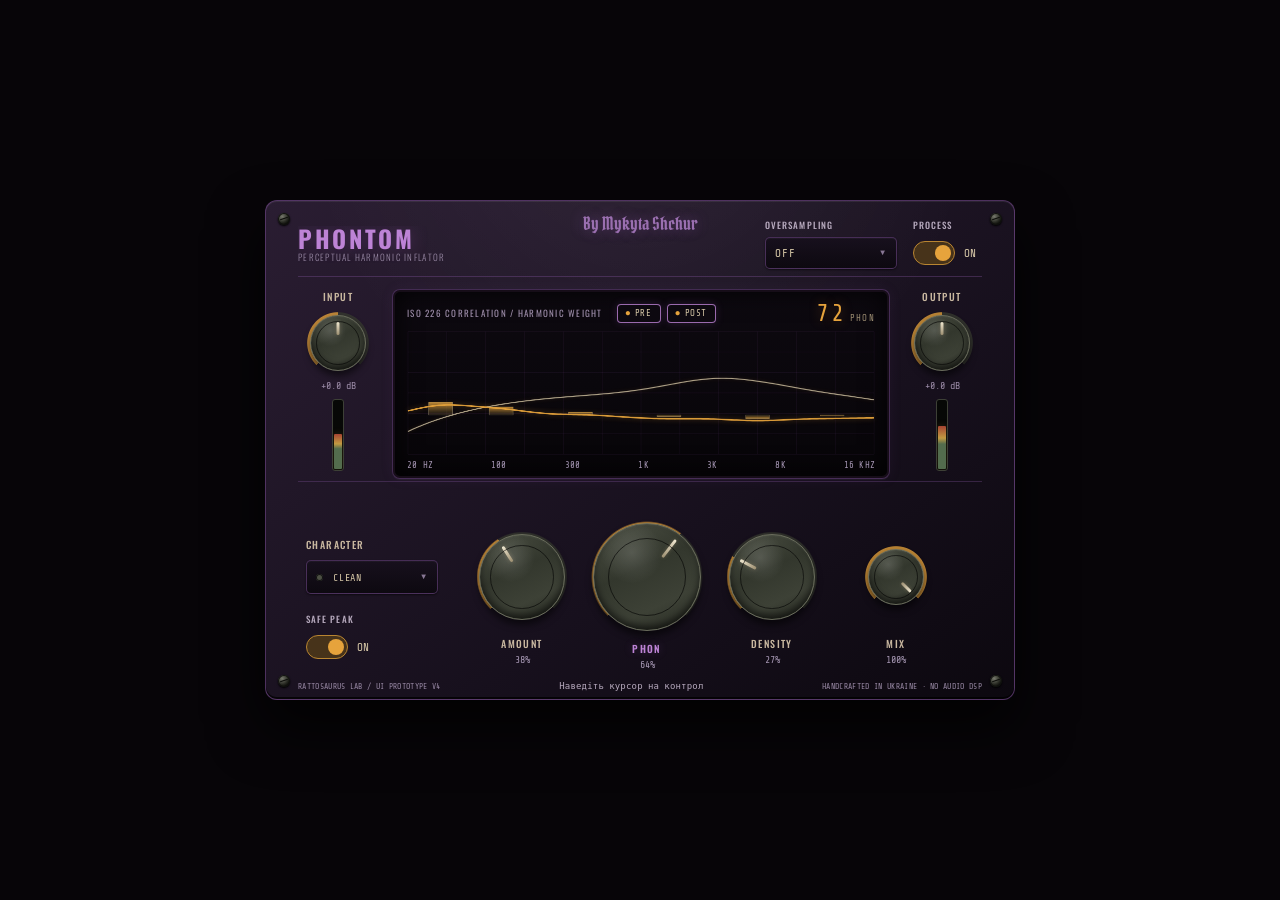
<file: docs/index.html>
<!DOCTYPE html>
<html lang="uk">
<head>
<meta charset="utf-8" />
<meta name="viewport" content="width=device-width, initial-scale=1" />
<title>PHONTOM — Perceptual Harmonic Inflator UI Prototype v4</title>
<!-- Fonts are bundled in fonts/ (Oswald, Pirata One, Share Tech Mono) so the design never falls back offline. -->
<link rel="stylesheet" href="fonts/fonts.css">
<style>
 :root {
 --bg: #0a070c;
 --face: #1b1222;
 --panel: #241830;
 --panel2: #3a2a44;
 --edge: #7c4f96;
 --edge-dark: #09060b;
 --ivory: #d8c9a8;
 --muted: #9a8aa6;
 --purple: #b06fd0;
 --purple2: #bd83d6;
 --brass: #a9864e;
 --brass2: #d8c79e;
 --amber: #e6a33c;
 --red: #b8242a;
 --green: #71856a;
 }

 * { box-sizing: border-box; user-select: none; }
 html, body {
 height: 100%; margin: 0; background: #070508; color: var(--ivory);
 font-family: 'Oswald', 'Arial Narrow', Arial, sans-serif;
 }
 body { display: grid; place-items: center; overflow: hidden; }

 .shell {
 width:750px; height:500px; position:relative; overflow:hidden;
 transform:scale(var(--ui-scale, 1)); transform-origin:center center;
 border: 1px solid rgba(124,79,150,.58);
 border-radius: 12px;
 background:
 radial-gradient(circle at 50% -20%, rgba(255,255,255,.06), transparent 48%),
 linear-gradient(145deg, #2a1d32, #17101d 62%, #0c080f);
 box-shadow:
 0 26px 55px rgba(0,0,0,.72),
 inset 0 1px 0 rgba(255,255,255,.07),
 inset 0 -2px 0 rgba(0,0,0,.75);
 }
 .shell::before {
 content: ""; position: absolute; inset: 0; pointer-events: none; opacity: .12;
 background-image: repeating-linear-gradient(90deg, rgba(189,131,214,.035) 0 1px, transparent 1px 4px);
 mix-blend-mode: overlay;
 }

 .screw { position:absolute; width:12px; height:12px; border-radius:50%;
 background: radial-gradient(circle at 35% 30%, #77796d, #24261f 52%, #080907 74%);
 box-shadow: inset 0 0 0 1px #10110e, 0 1px 2px #000;
 }
 .screw::after { content:""; position:absolute; left:2px; right:2px; top:5px; height:1px; background:#0b0c09; transform:rotate(-18deg); }
 .s1{left:12px;top:12px}.s2{right:12px;top:12px}.s3{left:12px;bottom:12px}.s4{right:12px;bottom:12px}

 .topbar {
 position:absolute; left:32px; right:48px; top:16px; height:54px;
 display:grid; grid-template-columns:minmax(0,1fr) auto; align-items:center; column-gap:24px;
 border-bottom:1px solid rgba(124,79,150,.38);
 }
 .top-actions { display:flex; align-items:center; gap:10px; }
 /* Header modules: OVERSAMPLING and PROCESS share one box, caption style and 28px control row. */
 .top-actions .module { width:124px; height:48px; box-sizing:border-box; padding:5px 8px; display:flex; flex-direction:column; align-items:stretch; gap:2px;
 border:1px solid rgba(124,79,150,.42); border-radius:6px;
 background:linear-gradient(180deg,rgba(36,24,48,.88),rgba(12,8,15,.92));
 box-shadow:inset 0 1px 0 rgba(255,255,255,.035),0 2px 7px rgba(0,0,0,.32); }
 .module-caption { font-family:'Oswald',sans-serif; font-weight:500; font-size:8px; line-height:10px; letter-spacing:.18em; color:#a99ab3; text-transform:uppercase; white-space:nowrap; }
 .top-actions .process-top { display:flex; flex-direction:column; }
 .top-actions .process-top .bypass-button { align-self:flex-end; flex:0 0 24px; margin:0; width:24px; height:24px; }
 .top-actions .oversampling .popup-select { margin-top:0; }
 .top-actions .oversampling .select-trigger { height:24px; }
 .top-actions .oversampling .select-menu { top:calc(100% + 7px); bottom:auto; }
 .brand { min-width:0; display:flex; align-items:baseline; gap:12px; overflow:hidden; }
 .brand .signature { flex:0 0 auto; padding:0; font-size:15px; color:#a47fbb; text-shadow:0 0 12px rgba(176,111,208,.3); }
 .brand .name { font-family:'Oswald',sans-serif; letter-spacing:.14em; font-size:26px; font-weight:700; color:var(--purple2); text-shadow:0 0 18px rgba(176,111,208,.28); }
 .brand .tag { min-width:0; overflow:hidden; white-space:nowrap; text-overflow:ellipsis; font-family:'Oswald',sans-serif; font-weight:300; font-size:9px; letter-spacing:.28em; color:#9a8aa6; text-transform:uppercase; }
 .serial { font-family:'Share Tech Mono',monospace; font-size:8px; color:#7a6a86; letter-spacing:.08em; white-space:nowrap; }

 .io { position:absolute; top:86px; width:96px; text-align:center; }
 .io.input{left:24px}.io.output{right:24px}

 .label { font-family:'Oswald',sans-serif; font-weight:500; font-size:10px; letter-spacing:.22em; color:#c9b8a0; text-transform:uppercase; margin-bottom:6px; }
 .subvalue { margin-top:4px; font-family:'Share Tech Mono',monospace; font-size:10px; color:#9a8aa6; }

 .display-wrap {
 position:absolute; left:126px; top:78px; width:498px; height:190px;
 border-radius:8px;
 background: linear-gradient(#0d0910, #070508);
 border:1px solid rgba(124,79,150,.52);
 box-shadow: inset 0 0 0 2px #160d18, inset 0 0 28px rgba(0,0,0,.92), 0 1px 0 rgba(255,255,255,.04), 0 0 14px rgba(124,79,150,.08);
 overflow:hidden;
 }
 .display-head { position:absolute; left:14px; right:14px; top:10px; height:26px; display:flex; justify-content:space-between; align-items:center; z-index:2; }
 .display-title { font-family:'Oswald',sans-serif; font-weight:400; font-size:9px; letter-spacing:.22em; color:#9a8aa6; }
 .phon-readout { font-family:'Share Tech Mono',monospace; color:var(--amber); letter-spacing:.08em; }
 .spectrum-toggles { display:flex; gap:6px; margin:0 auto 0 14px; }
 .spec-toggle { font-family:'Share Tech Mono',monospace; font-size:9px; letter-spacing:.1em; line-height:1; padding:4px 8px; border-radius:4px; cursor:pointer;
 border:1px solid rgba(124,79,150,.5); background:#0d0910; color:#7a6a86; }
 .spec-toggle.on { color:var(--ivory); border-color:rgba(189,131,214,.8); box-shadow:0 0 8px rgba(176,111,208,.18); }
 .spec-toggle:focus-visible { outline:2px solid rgba(189,131,214,.55); outline-offset:1px; }
 .phon-readout strong{font-size:24px; font-weight:500; text-shadow:0 0 12px rgba(225,139,39,.35)}
 .phon-readout span{font-size:9px; color:#9a8b70; margin-left:5px}
 #scope { position:absolute; inset:0; width:100%; height:100%; }
 .display-footer { position:absolute; left:14px; right:14px; bottom:8px; display:flex; justify-content:space-between; z-index:2; color:#8f7f9c; font-family:'Share Tech Mono',monospace; font-size:8px; letter-spacing:.08em; }

 .meter { position:absolute; top:192px; width:9px; height:54px; border:1px solid #3d4036; background:#070806; border-radius:3px; overflow:hidden; }
 .meter.input{left:92px}.meter.output{right:92px}
 .meter-fill{position:absolute; left:1px; right:1px; bottom:1px; height:35%; border-radius:1px; background:linear-gradient(to top,#536c4d 0 58%,#c29a42 72%,#a64432 100%); box-shadow:0 0 7px rgba(183,144,53,.24)}

 .bottom-panel {
 position:absolute; left:26px; right:26px; bottom:26px; height:192px;
 border-top:1px solid rgba(124,79,150,.34);
 display:flex; align-items:flex-end; justify-content:center;
 }

 .knob-unit { position:absolute; text-align:center; }
 /* All four units share one 118px knob slot, so knob centres and labels sit on the same lines. */
 .amount{left:176px; top:7px}.phon{left:290px; top:7px}.density{left:426px; top:7px}
 .mix{left:565px; top:7px}
 .knob-unit .knob.large { margin:11px auto; }
 .knob-unit .knob.hero  { margin:0 auto; }
 .knob-unit .knob.small { margin:26px auto; }

 .knob {
 --angle:-135deg;
 width:96px; height:96px; position:relative; margin:auto; cursor:ns-resize;
 border-radius:50%; touch-action:none; outline:none;
 }
 .knob:hover { filter:brightness(1.08); }
 .knob:focus-visible { box-shadow:0 0 0 2px rgba(189,131,214,.48), 0 0 16px rgba(176,111,208,.18); }
 .knob.dragging { filter:brightness(1.15); }
 .knob.large{width:96px;height:96px}.knob.hero{width:118px;height:118px}.knob.small{width:66px;height:66px}
 .knob-face {
 position:absolute; inset:5px; border-radius:50%;
 /* Static surface: lighting never rotates. Only .knob-pointer turns with the value. */
 background:
 radial-gradient(circle at 36% 27%, rgba(255,255,255,.14), transparent 30%),
 linear-gradient(155deg,#4b4f43 0%,#33372d 42%,#3d4136 72%,#272a22 100%);
 border:1px solid #6a6d5c;
 box-shadow:0 5px 7px rgba(0,0,0,.55), inset 0 1px 2px rgba(255,255,255,.07), inset 0 -4px 7px rgba(0,0,0,.6);
 }
 .knob-pointer {
 position:absolute; inset:0; pointer-events:none;
 transform:rotate(var(--angle));
 }
 .knob-pointer::before {
 content:""; position:absolute; left:50%; top:12px; width:3px; height:19%; transform:translateX(-50%);
 background:linear-gradient(#efe7d0,#9c8e70); border-radius:2px; box-shadow:0 0 4px rgba(255,225,167,.22);
 }
 .knob::before {
 content:""; position:absolute; inset:0; border-radius:50%;
 background:conic-gradient(from -135deg, var(--amber) 0deg, var(--amber) var(--arc,0deg), #36392f var(--arc,0deg), #36392f 270deg, transparent 270deg);
 -webkit-mask:radial-gradient(circle,transparent 57%,#000 59%,#000 65%,transparent 67%);
 mask:radial-gradient(circle,transparent 57%,#000 59%,#000 65%,transparent 67%);
 opacity:.78;
 }
 .knob::after {
 content:""; position:absolute; inset:17%; border-radius:50%; border:1px solid rgba(0,0,0,.6); pointer-events:none;
 }
 .knob-label{margin-top:5px; font-family:'Oswald',sans-serif; font-weight:500; font-size:10px; letter-spacing:.20em; color:#c9b8a0}
 .knob-value{font-family:'Share Tech Mono',monospace;font-size:9px;color:#9a8aa6;margin-top:3px}
 .hero-label{color:var(--purple2); font-weight:600; text-shadow:0 0 10px rgba(176,111,208,.24)}

 .character {
 position:absolute; left:8px; top:55px; width:132px; z-index:20;
 }

 .popup-select { position:relative; margin-top:8px; }
 .select-trigger {
 width:100%; height:34px; display:grid; grid-template-columns:10px 1fr 14px; align-items:center; gap:7px;
 padding:0 9px; border:1px solid rgba(124,79,150,.52); border-radius:5px;
 background:linear-gradient(#17101d,#0d0910); color:var(--ivory); cursor:pointer;
 box-shadow:inset 0 1px 0 rgba(255,255,255,.035), 0 1px 2px rgba(0,0,0,.55);
 font-family:'Share Tech Mono',monospace; font-size:10px; letter-spacing:.08em; text-align:left;
 }
 .select-trigger:hover,.select-trigger:focus-visible { border-color:rgba(189,131,214,.90); outline:none; }
 .popup-select.open .select-trigger { border-color:var(--brass2); box-shadow:0 0 12px rgba(216,199,158,.12), inset 0 1px 0 rgba(255,255,255,.05); }
 .select-led { width:7px; height:7px; border-radius:50%; background:#4d5044; box-shadow:inset 0 0 0 1px #111; }
 .popup-select.open .select-led { background:var(--amber); box-shadow:0 0 8px rgba(230,163,60,.65); }
 .select-value { overflow:hidden; white-space:nowrap; text-overflow:ellipsis; }
 .select-chevron { color:#887795; font-size:12px; text-align:right; transform:translateY(-1px); }
 .popup-select.open .select-chevron { transform:rotate(180deg) translateY(1px); }

 .select-menu {
 position:absolute; left:0; bottom:calc(100% + 7px); min-width:190px; display:none; z-index:90;
 padding:5px; border:1px solid rgba(189,131,214,.62); border-radius:7px;
 background:linear-gradient(155deg,#241830,#110b16 68%); box-shadow:0 16px 34px rgba(0,0,0,.72), inset 0 1px 0 rgba(255,255,255,.05);
 }
 .oversampling .select-menu { left:auto; right:0; min-width:180px; }
 .popup-select.open .select-menu { display:block; animation:menuIn .12s ease-out; }
 @keyframes menuIn { from { opacity:0; transform:translateY(5px) scale(.985); } to { opacity:1; transform:none; } }
 .select-option {
 width:100%; min-height:39px; display:grid; grid-template-columns:58px 1fr; align-items:center; gap:9px;
 padding:6px 8px; border:0; border-radius:4px; background:transparent; color:#94849f; cursor:pointer; text-align:left;
 font-family:'Oswald',sans-serif;
 }
 .select-option:hover,.select-option:focus-visible { background:rgba(176,111,208,.11); color:var(--ivory); outline:none; }
 .select-option.active { background:linear-gradient(90deg,rgba(169,134,78,.28),rgba(169,134,78,.04)); color:var(--brass2); }
 .select-option b { font-family:'Share Tech Mono',monospace; font-size:10px; font-weight:400; letter-spacing:.08em; }
 .select-option span { font-size:8px; font-weight:300; letter-spacing:.08em; line-height:1.25; color:#7e6e89; }
 .select-option.active span { color:#ab9678; }

 .switch-unit { position:absolute; left:8px; top:132px; width:118px; display:flex; align-items:center; justify-content:space-between; }
 .toggle { width:44px; height:22px; position:relative; border-radius:12px; border:1px solid #4a4d42; background:#0d0910; cursor:pointer; box-shadow:inset 0 2px 5px rgba(0,0,0,.7); }
 .toggle::after { content:""; position:absolute; width:16px; height:16px; top:2px; left:3px; border-radius:50%; background:linear-gradient(#7a7d6d,#34372e); transition:.16s; box-shadow:0 1px 3px #000; }
 .toggle.on{border-color:#765c39;background:#21180f}.toggle.on::after{left:23px;background:linear-gradient(#e0b15d,#9a692f);box-shadow:0 0 8px rgba(225,139,39,.45)}

 .bypass { position:absolute; right:8px; top:53px; width:118px; text-align:center; }
 .bypass-button { margin:7px auto 0; width:48px;height:48px;border-radius:50%;cursor:pointer;
 border:1px solid #4e5145;background:radial-gradient(circle,#20231d,#0d0f0c 67%);box-shadow:inset 0 0 0 4px #141611,0 2px 4px #000;
 position:relative;
 }
 .bypass-button::before{content:"";position:absolute;left:21px;top:9px;width:4px;height:16px;border-radius:2px;background:#696c5f}
 .bypass-button::after{content:"";position:absolute;left:13px;top:14px;width:20px;height:20px;border:3px solid #696c5f;border-top-color:transparent;border-radius:50%}
 .bypass-button.on{border-color:#956f3c;box-shadow:inset 0 0 0 4px #171510,0 0 14px rgba(226,139,39,.18)}
 .bypass-button.on::before,.bypass-button.on::after{background:var(--amber);border-color:var(--amber);border-top-color:transparent;filter:drop-shadow(0 0 4px rgba(225,139,39,.5))}

 .process-top { width:112px; height:38px; display:grid; grid-template-columns:1fr 30px; align-items:center; gap:8px;
 padding:0 5px 0 11px; border:1px solid rgba(124,79,150,.42); border-radius:6px;
 background:linear-gradient(180deg,rgba(36,24,48,.88),rgba(12,8,15,.92));
 box-shadow:inset 0 1px 0 rgba(255,255,255,.035),0 2px 7px rgba(0,0,0,.32);
 }
 .process-top .process-caption {
 min-width:0; font-family:'Oswald',sans-serif; font-weight:500; font-size:8px;
 letter-spacing:.16em; color:#a99ab3; text-align:left; white-space:nowrap;
 }
 .process-top .bypass-button { margin:0; width:28px; height:28px; justify-self:end; }
 .process-top .bypass-button::before { left:12px; top:5px; width:3px; height:10px; }
 .process-top .bypass-button::after { left:6px; top:6px; width:12px; height:12px; border-width:2px; }

 .footerbar { position:absolute; left:31px; right:31px; bottom:3px; height:20px; display:grid; grid-template-columns:1fr auto 1fr; align-items:center; }
 .footer-left,.footer-right { font-family:'Share Tech Mono',monospace; font-size:8px; letter-spacing:.10em; color:#8a7a98; }
 .footer-right { text-align:right; }
 .signature { font-family:'Pirata One',serif; font-size:18px; line-height:1; color:#9a6fb0; text-shadow:0 0 14px rgba(176,111,208,.34); white-space:nowrap; padding:0 16px; }

 .tooltip { position:fixed; pointer-events:none; z-index:99; padding:6px 8px; background:#090a08; border:1px solid #4d5044; border-radius:4px; color:#bdb9a8; font-size:10px; opacity:0; transform:translateY(4px); transition:.1s; max-width:220px; }
 .tooltip.show{opacity:1;transform:translateY(0)}
 /* ── Typography and state refinements ─────────────────────────────────── */
 .brand .tag { font-size:9px; letter-spacing:.14em; }
 .label, .knob-label { letter-spacing:.14em; }
 .module-caption { font-size:9px; line-height:11px; letter-spacing:.12em; }
 .display-title { letter-spacing:.14em; }
 .display-footer { font-size:9px; letter-spacing:.02em; color:#a293b0; }
 .select-option span { font-size:9px; letter-spacing:.02em; color:#9d8fab; }
 .footer-left, .footer-right { letter-spacing:.04em; color:#9a8aa6; }
 .knob-value { font-size:10px; color:#a596b2; }
 .toggle-text { font-family:'Oswald',sans-serif; font-weight:500; font-size:12px; letter-spacing:.14em; color:#c9b8a0; }
 .switch-unit { width:150px; }
 .spec-toggle { font-size:9px; letter-spacing:.06em; color:#8f7f9c; }
 .spec-toggle.on { color:var(--ivory); }
 .spec-toggle.on::before { content:"● "; font-size:7px; color:var(--amber); vertical-align:1px; }
 .spec-toggle:focus-visible { outline-offset:2px; }
 /* ── Compact controls: one component language for field, switch and state ── */
 .field { display:grid; gap:6px; align-content:start; min-width:0; }
 .field-label { font-family:'Oswald',sans-serif; font-weight:500; font-size:9px; line-height:11px; letter-spacing:.12em; text-transform:uppercase; color:#b6a9bd; white-space:nowrap; }
 .top-actions .field { width:120px; }
 .top-actions .oversampling .popup-select { margin-top:0; }
 .top-actions .oversampling .select-trigger { height:32px; grid-template-columns:1fr 14px; font-size:11px; }
 .top-actions .oversampling .select-menu { top:calc(100% + 7px); bottom:auto; }
 .switch-row { display:flex; align-items:center; gap:9px; height:32px; }
 .switch { position:relative; box-sizing:border-box; width:42px; height:24px; padding:0; flex:0 0 auto; border:1px solid #51405e; border-radius:999px; background:#120f17; cursor:pointer; }
 .switch-thumb { position:absolute; left:3px; top:3px; width:16px; height:16px; border-radius:50%; background:#93879b; transition:transform 100ms ease; }
 .switch.on { border-color:#b98531; background:#47331a; }
 .switch.on .switch-thumb { transform:translateX(18px); background:#e6a33c; }
 .state-value { min-width:3ch; font-family:'Share Tech Mono',monospace; font-size:11px; letter-spacing:.04em; color:#d8c9a8; }
 .switch-unit { width:120px; display:grid; gap:6px; align-content:start; }
 .io .meter.input, .io .meter.output { position:relative; left:auto; right:auto; top:auto; width:12px; height:72px; margin:8px auto 0; }
 .help-strip { min-width:0; overflow:hidden; white-space:nowrap; text-overflow:ellipsis; text-align:center; font-family:'Share Tech Mono',monospace; font-size:9px; letter-spacing:.02em; color:#b6a9bd; }
 .footerbar { grid-template-columns:auto minmax(0,1fr) auto; column-gap:12px; }
 .switch:focus-visible, .spec-toggle:focus-visible, .select-trigger:focus-visible, .select-option:focus-visible { outline:2px solid rgba(189,131,214,.7); outline-offset:3px; }
 /* ── Header grid: brand block on the left, two aligned control cells on the right ── */
 .topbar { top:12px; height:64px; }
 .brand { display:grid; justify-items:start; align-content:center; gap:2px; min-width:0; }
 .brand .name { font-size:24px; line-height:1; letter-spacing:.11em; }
 .brand .tag { line-height:1.2; }
 .brand .signature { font-size:14px; line-height:1.1; padding:0; color:#9a6fb0; text-shadow:0 0 14px rgba(176,111,208,.34); }
 .top-actions { display:grid; grid-template-columns:132px 112px; grid-template-rows:auto 32px; column-gap:16px; row-gap:6px; align-items:center; }
 .top-actions .field { display:contents; }
 .top-actions .field-label { white-space:nowrap; }
 .top-actions .oversampling .field-label { grid-column:1; grid-row:1; }
 .top-actions .oversampling .popup-select { grid-column:1; grid-row:2; margin-top:0; }
 .top-actions .oversampling .select-trigger { height:32px; box-sizing:border-box; }
 .top-actions .process-field .field-label { grid-column:2; grid-row:1; }
 .top-actions .process-field .switch-row { grid-column:2; grid-row:2; height:32px; }
 .display-wrap { top:88px; }
 .io { top:88px; }
 /* One shared content margin: header, divider, bottom panel and footer all end at x = 32 px. */
 .topbar, .bottom-panel, .footerbar { left:32px; right:32px; }
 .brand-row { display:flex; align-items:baseline; gap:12px; min-width:0; }
 /* Author line: top centre of the header. Absolute, so it does not affect the brand grid. */
 .brand .signature { position:absolute; top:2px; left:50%; transform:translateX(-50%); white-space:nowrap; }
 /* Knob centre line sits on the CHARACTER select centre (shell y 377). */
 .amount, .phon, .density, .mix { top:36px; }
 .brand .signature { font-size:18px; line-height:1; }
 .top-actions { grid-template-columns:132px max-content; width:max-content; justify-self:end; }
 .top-actions .process-field { width:max-content; }
 .top-actions .process-field .switch-row { width:max-content; }
</style>
</head>
<body>
<div class="shell" id="plugin">
 <span class="screw s1"></span><span class="screw s2"></span><span class="screw s3"></span><span class="screw s4"></span>
 <div class="topbar">
 <div class="brand"><div class="brand-row"><div class="name">PHONTOM</div><div class="signature">By Mykyta Shchur</div></div><div class="tag">Perceptual Harmonic Inflator</div></div>
 <div class="top-actions">
 <div class="oversampling field">
 <div class="field-label">Oversampling</div>
 <div class="popup-select" id="oversamplingSelect" data-select="oversampling">
 <button class="select-trigger" id="oversamplingTrigger" type="button" aria-haspopup="menu" aria-expanded="false" data-tip="Вибір внутрішнього oversampling. OFF залишає нативну частоту дискретизації.">
 <span class="select-value">OFF</span><span class="select-chevron">▾</span>
 </button>
 <div class="select-menu" role="menu" aria-label="Oversampling mode">
 <button class="select-option active" type="button" role="menuitem" data-value="OFF"><b>OFF</b><span>Native sample rate</span></button>
 <button class="select-option" type="button" role="menuitem" data-value="2×"><b>2×</b><span>Low CPU / tracking</span></button>
 <button class="select-option" type="button" role="menuitem" data-value="4×"><b>4×</b><span>Balanced quality</span></button>
 <button class="select-option" type="button" role="menuitem" data-value="8×"><b>8×</b><span>Maximum quality</span></button>
 </div>
 </div>
 </div>
 <div class="field process-field">
 <span class="field-label">Process</span>
 <div class="switch-row">
 <button class="switch on" id="processButton" type="button" role="switch" aria-label="Process" aria-checked="true" data-tip="Вмикає або вимикає обробку. OFF пропускає сигнал без змін."><span class="switch-thumb"></span></button>
 <span class="state-value" id="processState">ON</span>
 </div>
 </div>
 </div>
 </div>

 <div class="io input">
 <div class="label">Input</div>
 <div class="knob small" data-id="input" data-min="-12" data-max="12" data-value="0" data-default="0" data-unit=" dB" data-tip="Вхідний трім перед аналізатором і генератором гармонік."><div class="knob-face"></div></div>
 <div class="subvalue" data-readout="input">0.0 dB</div>
 <div class="meter input"><div class="meter-fill" id="meterIn"></div></div>
 </div>

 <div class="io output">
 <div class="label">Output</div>
 <div class="knob small" data-id="output" data-min="-12" data-max="12" data-value="0" data-default="0" data-unit=" dB" data-tip="Вихідний трім після Safe Peak."><div class="knob-face"></div></div>
 <div class="subvalue" data-readout="output">0.0 dB</div>
 <div class="meter output"><div class="meter-fill" id="meterOut"></div></div>
 </div>

 <div class="display-wrap" data-tip="Візуалізація віртуального рівня PHON, кривої слухової чутливості та ваг шести гармонічних смуг.">
 <div class="display-head"><div class="display-title">ISO 226 CORRELATION / HARMONIC WEIGHT</div><div class="spectrum-toggles" role="group" aria-label="Spectrum layers"><button class="spec-toggle on" type="button" data-layer="showPre" aria-pressed="true" data-tip="Спектр до обробки (вхід). Перемикає світлу криву.">PRE</button><button class="spec-toggle on" type="button" data-layer="showPost" aria-pressed="true" data-tip="Спектр після обробки (вихід). Перемикає бурштинову криву.">POST</button></div><div class="phon-readout"><strong id="phonNumber">62</strong><span>PHON</span></div></div>
 <canvas id="scope" width="996" height="380"></canvas>
 <div class="display-footer"><span>20 HZ</span><span>100</span><span>300</span><span>1K</span><span>3K</span><span>8K</span><span>16 KHZ</span></div>
 </div>

 <div class="bottom-panel">
 <div class="character">
 <div class="label">Character</div>
 <div class="popup-select" id="characterSelect" data-select="character">
 <button class="select-trigger" id="characterTrigger" type="button" aria-haspopup="menu" aria-expanded="false" data-tip="Вибір характеру гармонічного ядра.">
 <span class="select-led"></span><span class="select-value">CLEAN</span><span class="select-chevron">▾</span>
 </button>
 <div class="select-menu" role="menu" aria-label="Character mode">
 <button class="select-option active" type="button" role="menuitem" data-value="CLEAN"><b>CLEAN</b><span>Neutral harmonic remap</span></button>
 <button class="select-option" type="button" role="menuitem" data-value="TUBE"><b>TUBE</b><span>Even, soft and rounded</span></button>
 <button class="select-option" type="button" role="menuitem" data-value="IRON"><b>IRON</b><span>Odd, firm transformer tone</span></button>
 <button class="select-option" type="button" role="menuitem" data-value="DENSE"><b>DENSE</b><span>Maximum inflation density</span></button>
 </div>
 </div>
 </div>

 <div class="switch-unit">
 <span class="field-label">Safe Peak</span><div class="switch-row"><div class="switch on" id="safePeak" role="switch" tabindex="0" aria-checked="true" aria-label="Safe Peak" data-tip="Імітація true-peak захисту. У прототипі змінює поведінку вихідного індикатора."><span class="switch-thumb"></span></div><span class="state-value" id="safePeakState">ON</span></div>
 </div>

 <div class="knob-unit amount">
 <div class="knob large" data-id="amount" data-min="0" data-max="100" data-value="38" data-default="35" data-unit="%" data-tip="Загальна інтенсивність генерації гармонік."><div class="knob-face"></div></div>
 <div class="knob-label">AMOUNT</div><div class="knob-value" data-readout="amount">38%</div>
 </div>

 <div class="knob-unit phon">
 <div class="knob hero" data-id="phon" data-min="0" data-max="100" data-value="64" data-default="50" data-unit="%" data-tip="Сила кореляції гармонік із моделлю слуху ISO 226. 0% = звичайний інфлятор."><div class="knob-face"></div></div>
 <div class="knob-label hero-label">PHON</div><div class="knob-value" data-readout="phon">64%</div>
 </div>

 <div class="knob-unit density">
 <div class="knob large" data-id="density" data-min="0" data-max="100" data-value="27" data-default="20" data-unit="%" data-tip="Адаптивне ущільнення та зменшення crest factor."><div class="knob-face"></div></div>
 <div class="knob-label">DENSITY</div><div class="knob-value" data-readout="density">27%</div>
 </div>

 <div class="knob-unit mix">
 <div class="knob small" data-id="mix" data-min="0" data-max="100" data-value="100" data-default="100" data-unit="%" data-tip="Глобальне співвідношення Dry/Wet."><div class="knob-face"></div></div>
 <div class="knob-label">MIX</div><div class="knob-value" data-readout="mix">100%</div>
 </div>

 </div>
 <div class="footerbar">
 <div class="footer-left">RATTOSAURUS LAB / UI PROTOTYPE V4</div>
 <div class="help-strip" id="helpStrip">Наведіть курсор на контрол</div>
 <div class="footer-right">HANDCRAFTED IN UKRAINE · NO AUDIO DSP</div>
</div>
<script>
(() => {
 'use strict';

 const state = {
 input: 0, output: 0, amount: 38, phon: 64, density: 27, mix: 100,
 character: 'CLEAN', safePeak: true, process: true, oversampling: 'OFF',
 showPre: true, showPost: true
 };

 const canvas = document.getElementById('scope');
 const ctx = canvas.getContext('2d');
 const meterIn = document.getElementById('meterIn');
 const meterOut = document.getElementById('meterOut');
 let phase = 0;

 function clamp(value, min, max) {
 return Math.max(min, Math.min(max, value));
 }

 function formatValue(id, value, unit) {
 if (id === 'input' || id === 'output') return `${value >= 0 ? '+' : ''}${value.toFixed(1)} dB`;
 return `${Math.round(value)}${unit}`;
 }

 function draw() {
 const w = canvas.width, h = canvas.height;
 ctx.clearRect(0, 0, w, h);

 const plot = { x: 30, y: 84, w: w - 60, h: h - 132 };
 ctx.save();
 ctx.strokeStyle = 'rgba(124,79,150,.16)';
 ctx.lineWidth = 1;
 for (let i = 0; i <= 12; i++) {
 const x = plot.x + plot.w * i / 12;
 ctx.beginPath(); ctx.moveTo(x, plot.y); ctx.lineTo(x, plot.y + plot.h); ctx.stroke();
 }
 for (let i = 0; i <= 6; i++) {
 const y = plot.y + plot.h * i / 6;
 ctx.beginPath(); ctx.moveTo(plot.x, y); ctx.lineTo(plot.x + plot.w, y); ctx.stroke();
 }

 const phonInfluence = state.phon / 100;
 const amount = state.process ? state.amount / 100 : 0;
 const charScale = ({ CLEAN: 0.72, TUBE: 0.86, IRON: 1.0, DENSE: 1.22 })[state.character] ?? 0.72;
 const osScale = ({ OFF: 0.94, '2×': 0.98, '4×': 1.0, '8×': 1.02 })[state.oversampling] ?? 1.0;
 const centers = [0.07, 0.20, 0.37, 0.56, 0.75, 0.91];
 const sensitivity = [1.0, 0.64, 0.23, -0.12, -0.29, -0.08];
 const weights = sensitivity.map((s, i) =>
 s * phonInfluence * amount * charScale * osScale * (1 + state.density / 220) * (1 + Math.sin(phase + i * .7) * .025)
 );

 centers.forEach((c, i) => {
 const x = plot.x + plot.w * c;
 const base = plot.y + plot.h * .68;
 const barH = weights[i] * plot.h * .55;
 const grad = ctx.createLinearGradient(0, base - barH, 0, base);
 grad.addColorStop(0, 'rgba(230,163,60,.84)');
 grad.addColorStop(1, 'rgba(98,85,51,.22)');
 ctx.fillStyle = grad;
 ctx.fillRect(x - 24, base - barH, 48, barH);
 ctx.strokeStyle = 'rgba(216,199,158,.40)';
 ctx.strokeRect(x - 24, base - barH, 48, barH);
 });

 ctx.beginPath();
 for (let i = 0; i <= 180; i++) {
 const t = i / 180;
 const low = .62 * Math.exp(-t * 5.4);
 const presence = -.20 * Math.exp(-Math.pow((t - .67) / .15, 2));
 const air = .14 * Math.pow(Math.max(0, t - .78) / .22, 1.65);
 const dynamic = 1 - phonInfluence * .72;
 const yy = .48 + (low + presence + air) * dynamic;
 const x = plot.x + plot.w * t, y = plot.y + plot.h * yy;
 i ? ctx.lineTo(x, y) : ctx.moveTo(x, y);
 }
 ctx.strokeStyle = 'rgba(216,201,168,.78)';
 ctx.lineWidth = 2.2;
 ctx.shadowColor = 'rgba(230,163,60,.25)';
 ctx.shadowBlur = 8;
 if (state.showPre) ctx.stroke();
 ctx.shadowBlur = 0;

 ctx.beginPath();
 for (let i = 0; i <= 180; i++) {
 const t = i / 180;
 let yv = 0;
 centers.forEach((c, j) => yv += weights[j] * Math.exp(-Math.pow((t - c) / .095, 2)));
 const x = plot.x + plot.w * t, y = plot.y + plot.h * (.70 - yv * .48);
 i ? ctx.lineTo(x, y) : ctx.moveTo(x, y);
 }
 ctx.strokeStyle = state.process ? 'rgba(230,163,60,.94)' : 'rgba(108,96,117,.48)';
 ctx.lineWidth = 3;
 ctx.shadowColor = state.process ? 'rgba(230,163,60,.45)' : 'transparent';
 ctx.shadowBlur = 12;
 if (state.showPost) ctx.stroke();
 ctx.restore();

 const virtualPhon = Math.round(30 + state.phon * .62 + state.input * .45 + state.amount * .06);
 document.getElementById('phonNumber').textContent = clamp(virtualPhon, 0, 100);
 }

 function setKnob(knob, value) {
 const id = knob.dataset.id;
 const min = Number(knob.dataset.min);
 const max = Number(knob.dataset.max);
 const nextValue = clamp(Number(value), min, max);
 knob.dataset.value = String(nextValue);
 state[id] = nextValue;

 const norm = (nextValue - min) / (max - min);
 knob.style.setProperty('--angle', `${-135 + norm * 270}deg`);
 knob.style.setProperty('--arc', `${norm * 270}deg`);
 knob.setAttribute('aria-valuenow', String(Math.round(nextValue * 10) / 10));
 knob.setAttribute('aria-valuetext', formatValue(id, nextValue, knob.dataset.unit || ''));

 const readout = document.querySelector(`[data-readout="${id}"]`);
 if (readout) readout.textContent = formatValue(id, nextValue, knob.dataset.unit || '');
 draw();
 }

 const knobs = [...document.querySelectorAll('.knob[data-id]')];
 knobs.forEach(knob => {
 const pointer = document.createElement('span');
 pointer.className = 'knob-pointer';
 knob.appendChild(pointer);
 knob.tabIndex = 0;
 knob.setAttribute('role', 'slider');
 const caption = knob.parentElement.querySelector('.label, .knob-label');
 knob.setAttribute('aria-label', caption ? caption.textContent.trim() : knob.dataset.id);
 knob.setAttribute('aria-valuemin', knob.dataset.min);
 knob.setAttribute('aria-valuemax', knob.dataset.max);

 let drag = null;

 knob.addEventListener('pointerdown', event => {
 event.preventDefault();
 drag = { pointerId: event.pointerId, startY: event.clientY, startX: event.clientX, startValue: Number(knob.dataset.value) };
 knob.classList.add('dragging');
 knob.setPointerCapture?.(event.pointerId);
 knob.focus();
 });

 knob.addEventListener('pointermove', event => {
 if (!drag || drag.pointerId !== event.pointerId) return;
 const min = Number(knob.dataset.min), max = Number(knob.dataset.max);
 const vertical = drag.startY - event.clientY;
 const horizontal = event.clientX - drag.startX;
 const distance = vertical + horizontal * .35;
 const fine = event.shiftKey ? .18 : 1;
 setKnob(knob, drag.startValue + distance * (max - min) / 160 * fine);
 });

 const finishDrag = event => {
 if (!drag || (event.pointerId != null && event.pointerId !== drag.pointerId)) return;
 knob.classList.remove('dragging');
 try { knob.releasePointerCapture?.(drag.pointerId); } catch (_) {}
 drag = null;
 };
 knob.addEventListener('pointerup', finishDrag);
 knob.addEventListener('pointercancel', finishDrag);
 knob.addEventListener('lostpointercapture', () => { knob.classList.remove('dragging'); drag = null; });

 knob.addEventListener('wheel', event => {
 event.preventDefault();
 const min = Number(knob.dataset.min), max = Number(knob.dataset.max);
 const step = (max - min) / (event.shiftKey ? 500 : 100);
 setKnob(knob, Number(knob.dataset.value) + (event.deltaY < 0 ? step : -step));
 }, { passive: false });

 knob.addEventListener('keydown', event => {
 const min = Number(knob.dataset.min), max = Number(knob.dataset.max);
 const step = (max - min) / (event.shiftKey ? 500 : 100);
 if (['ArrowUp', 'ArrowRight'].includes(event.key)) { event.preventDefault(); setKnob(knob, Number(knob.dataset.value) + step); }
 if (['ArrowDown', 'ArrowLeft'].includes(event.key)) { event.preventDefault(); setKnob(knob, Number(knob.dataset.value) - step); }
 if (event.key === 'Home') { event.preventDefault(); setKnob(knob, min); }
 if (event.key === 'End') { event.preventDefault(); setKnob(knob, max); }
 });

 knob.addEventListener('dblclick', event => {
 event.preventDefault();
 setKnob(knob, Number(knob.dataset.default));
 });

 setKnob(knob, Number(knob.dataset.value));
 });

 function closeSelect(select) {
 select.classList.remove('open');
 select.querySelector('.select-trigger').setAttribute('aria-expanded', 'false');
 }

 function initialiseSelect(selectId, stateKey) {
 const select = document.getElementById(selectId);
 const trigger = select.querySelector('.select-trigger');
 const valueNode = trigger.querySelector('.select-value');
 const options = [...select.querySelectorAll('.select-option')];

 trigger.addEventListener('click', event => {
 event.stopPropagation();
 document.querySelectorAll('.popup-select.open').forEach(other => { if (other !== select) closeSelect(other); });
 const opening = !select.classList.contains('open');
 select.classList.toggle('open', opening);
 trigger.setAttribute('aria-expanded', String(opening));
 if (opening) select.querySelector('.select-option.active')?.focus();
 });

 options.forEach(option => option.addEventListener('click', event => {
 event.stopPropagation();
 options.forEach(item => item.classList.remove('active'));
 option.classList.add('active');
 const value = option.dataset.value;
 state[stateKey] = value;
 valueNode.textContent = value;
 closeSelect(select);
 trigger.focus();
 draw();
 }));
 }

 initialiseSelect('characterSelect', 'character');
 initialiseSelect('oversamplingSelect', 'oversampling');
 document.addEventListener('pointerdown', () => document.querySelectorAll('.popup-select.open').forEach(closeSelect));
 document.addEventListener('keydown', event => {
 if (event.key === 'Escape') document.querySelectorAll('.popup-select.open').forEach(closeSelect);
 });

 const safePeakToggle = document.getElementById('safePeak');
 function toggleSafePeak() {
 state.safePeak = !state.safePeak;
 safePeakToggle.classList.toggle('on', state.safePeak);
 safePeakToggle.setAttribute('aria-checked', String(state.safePeak));
 document.getElementById('safePeakState').textContent = state.safePeak ? 'ON' : 'OFF';
 }
 safePeakToggle.addEventListener('click', toggleSafePeak);
 safePeakToggle.addEventListener('keydown', event => {
 if (event.key === 'Enter' || event.key === ' ') {
 event.preventDefault();
 toggleSafePeak();
 }
 });

 const processButton = document.getElementById('processButton');
 function toggleProcess() {
 state.process = !state.process;
 processButton.classList.toggle('on', state.process);
 processButton.setAttribute('aria-checked', String(state.process));
 document.getElementById('processState').textContent = state.process ? 'ON' : 'OFF';
 draw();
 }
 processButton.addEventListener('click', toggleProcess);
 processButton.addEventListener('keydown', event => {
 if (event.key === 'Enter' || event.key === ' ') {
 event.preventDefault();
 toggleProcess();
 }
 });

 document.querySelectorAll('.spec-toggle').forEach(button => {
 button.addEventListener('click', () => {
 const layer = button.dataset.layer;
 state[layer] = !state[layer];
 button.classList.toggle('on', state[layer]);
 button.setAttribute('aria-pressed', String(state[layer]));
 draw();
 });
 });

 const helpStrip = document.getElementById('helpStrip');
 const helpDefault = helpStrip.textContent;
 document.querySelectorAll('[data-tip]').forEach(element => {
 const show = () => { helpStrip.textContent = element.dataset.tip; };
 const hide = () => { helpStrip.textContent = helpDefault; };
 element.addEventListener('mouseenter', show);
 element.addEventListener('focus', show);
 element.addEventListener('mouseleave', hide);
 element.addEventListener('blur', hide);
 });

 function fitPrototypeToViewport() {
 const horizontalPadding = 24;
 const verticalPadding = 24;
 const scale = Math.min(
 1,
 (window.innerWidth - horizontalPadding) / 750,
 (window.innerHeight - verticalPadding) / 500
 );
 document.documentElement.style.setProperty('--ui-scale', String(Math.max(0.35, scale)));
 }
 window.addEventListener('resize', fitPrototypeToViewport);
 fitPrototypeToViewport();

 function animate() {
 phase += .025;
 const signal = .35 + .22 * Math.sin(phase * 1.9) + .12 * Math.sin(phase * 4.7);
 const inLevel = clamp(signal + state.input / 45, .08, .92);
 let outLevel = inLevel + state.amount / 500 + state.density / 650 + state.output / 48;
 if (state.safePeak) outLevel = Math.min(.93, outLevel);
 if (!state.process) outLevel = inLevel;
 meterIn.style.height = `${inLevel * 100}%`;
 meterOut.style.height = `${clamp(outLevel, .05, .98) * 100}%`;
 draw();
 requestAnimationFrame(animate);
 }

 draw();
 animate();
})();
</script>
</body>
</html>
</file>
<file: docs/fonts/fonts.css>
/* cyrillic-ext */
@font-face {
  font-family: 'Oswald';
  font-style: normal;
  font-weight: 300;
  font-display: swap;
  src: url(TK3iWkUHHAIjg752FD8Ghe4.woff2) format('woff2');
  unicode-range: U+0460-052F, U+1C80-1C8A, U+20B4, U+2DE0-2DFF, U+A640-A69F, U+FE2E-FE2F;
}
/* cyrillic */
@font-face {
  font-family: 'Oswald';
  font-style: normal;
  font-weight: 300;
  font-display: swap;
  src: url(TK3iWkUHHAIjg752HT8Ghe4.woff2) format('woff2');
  unicode-range: U+0301, U+0400-045F, U+0490-0491, U+04B0-04B1, U+2116;
}
/* vietnamese */
@font-face {
  font-family: 'Oswald';
  font-style: normal;
  font-weight: 300;
  font-display: swap;
  src: url(TK3iWkUHHAIjg752Fj8Ghe4.woff2) format('woff2');
  unicode-range: U+0102-0103, U+0110-0111, U+0128-0129, U+0168-0169, U+01A0-01A1, U+01AF-01B0, U+0300-0301, U+0303-0304, U+0308-0309, U+0323, U+0329, U+1EA0-1EF9, U+20AB;
}
/* latin-ext */
@font-face {
  font-family: 'Oswald';
  font-style: normal;
  font-weight: 300;
  font-display: swap;
  src: url(TK3iWkUHHAIjg752Fz8Ghe4.woff2) format('woff2');
  unicode-range: U+0100-02BA, U+02BD-02C5, U+02C7-02CC, U+02CE-02D7, U+02DD-02FF, U+0304, U+0308, U+0329, U+1D00-1DBF, U+1E00-1E9F, U+1EF2-1EFF, U+2020, U+20A0-20AB, U+20AD-20C4, U+2113, U+2C60-2C7F, U+A720-A7FF;
}
/* latin */
@font-face {
  font-family: 'Oswald';
  font-style: normal;
  font-weight: 300;
  font-display: swap;
  src: url(TK3iWkUHHAIjg752GT8G.woff2) format('woff2');
  unicode-range: U+0000-00FF, U+0131, U+0152-0153, U+02BB-02BC, U+02C6, U+02DA, U+02DC, U+0304, U+0308, U+0329, U+2000-206F, U+20AC, U+2122, U+2191, U+2193, U+2212, U+2215, U+FEFF, U+FFFD;
}
/* cyrillic-ext */
@font-face {
  font-family: 'Oswald';
  font-style: normal;
  font-weight: 400;
  font-display: swap;
  src: url(TK3iWkUHHAIjg752FD8Ghe4.woff2) format('woff2');
  unicode-range: U+0460-052F, U+1C80-1C8A, U+20B4, U+2DE0-2DFF, U+A640-A69F, U+FE2E-FE2F;
}
/* cyrillic */
@font-face {
  font-family: 'Oswald';
  font-style: normal;
  font-weight: 400;
  font-display: swap;
  src: url(TK3iWkUHHAIjg752HT8Ghe4.woff2) format('woff2');
  unicode-range: U+0301, U+0400-045F, U+0490-0491, U+04B0-04B1, U+2116;
}
/* vietnamese */
@font-face {
  font-family: 'Oswald';
  font-style: normal;
  font-weight: 400;
  font-display: swap;
  src: url(TK3iWkUHHAIjg752Fj8Ghe4.woff2) format('woff2');
  unicode-range: U+0102-0103, U+0110-0111, U+0128-0129, U+0168-0169, U+01A0-01A1, U+01AF-01B0, U+0300-0301, U+0303-0304, U+0308-0309, U+0323, U+0329, U+1EA0-1EF9, U+20AB;
}
/* latin-ext */
@font-face {
  font-family: 'Oswald';
  font-style: normal;
  font-weight: 400;
  font-display: swap;
  src: url(TK3iWkUHHAIjg752Fz8Ghe4.woff2) format('woff2');
  unicode-range: U+0100-02BA, U+02BD-02C5, U+02C7-02CC, U+02CE-02D7, U+02DD-02FF, U+0304, U+0308, U+0329, U+1D00-1DBF, U+1E00-1E9F, U+1EF2-1EFF, U+2020, U+20A0-20AB, U+20AD-20C4, U+2113, U+2C60-2C7F, U+A720-A7FF;
}
/* latin */
@font-face {
  font-family: 'Oswald';
  font-style: normal;
  font-weight: 400;
  font-display: swap;
  src: url(TK3iWkUHHAIjg752GT8G.woff2) format('woff2');
  unicode-range: U+0000-00FF, U+0131, U+0152-0153, U+02BB-02BC, U+02C6, U+02DA, U+02DC, U+0304, U+0308, U+0329, U+2000-206F, U+20AC, U+2122, U+2191, U+2193, U+2212, U+2215, U+FEFF, U+FFFD;
}
/* cyrillic-ext */
@font-face {
  font-family: 'Oswald';
  font-style: normal;
  font-weight: 500;
  font-display: swap;
  src: url(TK3iWkUHHAIjg752FD8Ghe4.woff2) format('woff2');
  unicode-range: U+0460-052F, U+1C80-1C8A, U+20B4, U+2DE0-2DFF, U+A640-A69F, U+FE2E-FE2F;
}
/* cyrillic */
@font-face {
  font-family: 'Oswald';
  font-style: normal;
  font-weight: 500;
  font-display: swap;
  src: url(TK3iWkUHHAIjg752HT8Ghe4.woff2) format('woff2');
  unicode-range: U+0301, U+0400-045F, U+0490-0491, U+04B0-04B1, U+2116;
}
/* vietnamese */
@font-face {
  font-family: 'Oswald';
  font-style: normal;
  font-weight: 500;
  font-display: swap;
  src: url(TK3iWkUHHAIjg752Fj8Ghe4.woff2) format('woff2');
  unicode-range: U+0102-0103, U+0110-0111, U+0128-0129, U+0168-0169, U+01A0-01A1, U+01AF-01B0, U+0300-0301, U+0303-0304, U+0308-0309, U+0323, U+0329, U+1EA0-1EF9, U+20AB;
}
/* latin-ext */
@font-face {
  font-family: 'Oswald';
  font-style: normal;
  font-weight: 500;
  font-display: swap;
  src: url(TK3iWkUHHAIjg752Fz8Ghe4.woff2) format('woff2');
  unicode-range: U+0100-02BA, U+02BD-02C5, U+02C7-02CC, U+02CE-02D7, U+02DD-02FF, U+0304, U+0308, U+0329, U+1D00-1DBF, U+1E00-1E9F, U+1EF2-1EFF, U+2020, U+20A0-20AB, U+20AD-20C4, U+2113, U+2C60-2C7F, U+A720-A7FF;
}
/* latin */
@font-face {
  font-family: 'Oswald';
  font-style: normal;
  font-weight: 500;
  font-display: swap;
  src: url(TK3iWkUHHAIjg752GT8G.woff2) format('woff2');
  unicode-range: U+0000-00FF, U+0131, U+0152-0153, U+02BB-02BC, U+02C6, U+02DA, U+02DC, U+0304, U+0308, U+0329, U+2000-206F, U+20AC, U+2122, U+2191, U+2193, U+2212, U+2215, U+FEFF, U+FFFD;
}
/* cyrillic-ext */
@font-face {
  font-family: 'Oswald';
  font-style: normal;
  font-weight: 600;
  font-display: swap;
  src: url(TK3iWkUHHAIjg752FD8Ghe4.woff2) format('woff2');
  unicode-range: U+0460-052F, U+1C80-1C8A, U+20B4, U+2DE0-2DFF, U+A640-A69F, U+FE2E-FE2F;
}
/* cyrillic */
@font-face {
  font-family: 'Oswald';
  font-style: normal;
  font-weight: 600;
  font-display: swap;
  src: url(TK3iWkUHHAIjg752HT8Ghe4.woff2) format('woff2');
  unicode-range: U+0301, U+0400-045F, U+0490-0491, U+04B0-04B1, U+2116;
}
/* vietnamese */
@font-face {
  font-family: 'Oswald';
  font-style: normal;
  font-weight: 600;
  font-display: swap;
  src: url(TK3iWkUHHAIjg752Fj8Ghe4.woff2) format('woff2');
  unicode-range: U+0102-0103, U+0110-0111, U+0128-0129, U+0168-0169, U+01A0-01A1, U+01AF-01B0, U+0300-0301, U+0303-0304, U+0308-0309, U+0323, U+0329, U+1EA0-1EF9, U+20AB;
}
/* latin-ext */
@font-face {
  font-family: 'Oswald';
  font-style: normal;
  font-weight: 600;
  font-display: swap;
  src: url(TK3iWkUHHAIjg752Fz8Ghe4.woff2) format('woff2');
  unicode-range: U+0100-02BA, U+02BD-02C5, U+02C7-02CC, U+02CE-02D7, U+02DD-02FF, U+0304, U+0308, U+0329, U+1D00-1DBF, U+1E00-1E9F, U+1EF2-1EFF, U+2020, U+20A0-20AB, U+20AD-20C4, U+2113, U+2C60-2C7F, U+A720-A7FF;
}
/* latin */
@font-face {
  font-family: 'Oswald';
  font-style: normal;
  font-weight: 600;
  font-display: swap;
  src: url(TK3iWkUHHAIjg752GT8G.woff2) format('woff2');
  unicode-range: U+0000-00FF, U+0131, U+0152-0153, U+02BB-02BC, U+02C6, U+02DA, U+02DC, U+0304, U+0308, U+0329, U+2000-206F, U+20AC, U+2122, U+2191, U+2193, U+2212, U+2215, U+FEFF, U+FFFD;
}
/* cyrillic-ext */
@font-face {
  font-family: 'Oswald';
  font-style: normal;
  font-weight: 700;
  font-display: swap;
  src: url(TK3iWkUHHAIjg752FD8Ghe4.woff2) format('woff2');
  unicode-range: U+0460-052F, U+1C80-1C8A, U+20B4, U+2DE0-2DFF, U+A640-A69F, U+FE2E-FE2F;
}
/* cyrillic */
@font-face {
  font-family: 'Oswald';
  font-style: normal;
  font-weight: 700;
  font-display: swap;
  src: url(TK3iWkUHHAIjg752HT8Ghe4.woff2) format('woff2');
  unicode-range: U+0301, U+0400-045F, U+0490-0491, U+04B0-04B1, U+2116;
}
/* vietnamese */
@font-face {
  font-family: 'Oswald';
  font-style: normal;
  font-weight: 700;
  font-display: swap;
  src: url(TK3iWkUHHAIjg752Fj8Ghe4.woff2) format('woff2');
  unicode-range: U+0102-0103, U+0110-0111, U+0128-0129, U+0168-0169, U+01A0-01A1, U+01AF-01B0, U+0300-0301, U+0303-0304, U+0308-0309, U+0323, U+0329, U+1EA0-1EF9, U+20AB;
}
/* latin-ext */
@font-face {
  font-family: 'Oswald';
  font-style: normal;
  font-weight: 700;
  font-display: swap;
  src: url(TK3iWkUHHAIjg752Fz8Ghe4.woff2) format('woff2');
  unicode-range: U+0100-02BA, U+02BD-02C5, U+02C7-02CC, U+02CE-02D7, U+02DD-02FF, U+0304, U+0308, U+0329, U+1D00-1DBF, U+1E00-1E9F, U+1EF2-1EFF, U+2020, U+20A0-20AB, U+20AD-20C4, U+2113, U+2C60-2C7F, U+A720-A7FF;
}
/* latin */
@font-face {
  font-family: 'Oswald';
  font-style: normal;
  font-weight: 700;
  font-display: swap;
  src: url(TK3iWkUHHAIjg752GT8G.woff2) format('woff2');
  unicode-range: U+0000-00FF, U+0131, U+0152-0153, U+02BB-02BC, U+02C6, U+02DA, U+02DC, U+0304, U+0308, U+0329, U+2000-206F, U+20AC, U+2122, U+2191, U+2193, U+2212, U+2215, U+FEFF, U+FFFD;
}
/* latin-ext */
@font-face {
  font-family: 'Pirata One';
  font-style: normal;
  font-weight: 400;
  font-display: swap;
  src: url(I_urMpiDvgLdLh0fAtofhiGOrq_B.woff2) format('woff2');
  unicode-range: U+0100-02BA, U+02BD-02C5, U+02C7-02CC, U+02CE-02D7, U+02DD-02FF, U+0304, U+0308, U+0329, U+1D00-1DBF, U+1E00-1E9F, U+1EF2-1EFF, U+2020, U+20A0-20AB, U+20AD-20C4, U+2113, U+2C60-2C7F, U+A720-A7FF;
}
/* latin */
@font-face {
  font-family: 'Pirata One';
  font-style: normal;
  font-weight: 400;
  font-display: swap;
  src: url(I_urMpiDvgLdLh0fAtofhi-Org.woff2) format('woff2');
  unicode-range: U+0000-00FF, U+0131, U+0152-0153, U+02BB-02BC, U+02C6, U+02DA, U+02DC, U+0304, U+0308, U+0329, U+2000-206F, U+20AC, U+2122, U+2191, U+2193, U+2212, U+2215, U+FEFF, U+FFFD;
}
/* latin */
@font-face {
  font-family: 'Share Tech Mono';
  font-style: normal;
  font-weight: 400;
  font-display: swap;
  src: url(J7aHnp1uDWRBEqV98dVQztYldFcLowEF.woff2) format('woff2');
  unicode-range: U+0000-00FF, U+0131, U+0152-0153, U+02BB-02BC, U+02C6, U+02DA, U+02DC, U+0304, U+0308, U+0329, U+2000-206F, U+20AC, U+2122, U+2191, U+2193, U+2212, U+2215, U+FEFF, U+FFFD;
}
</file>
